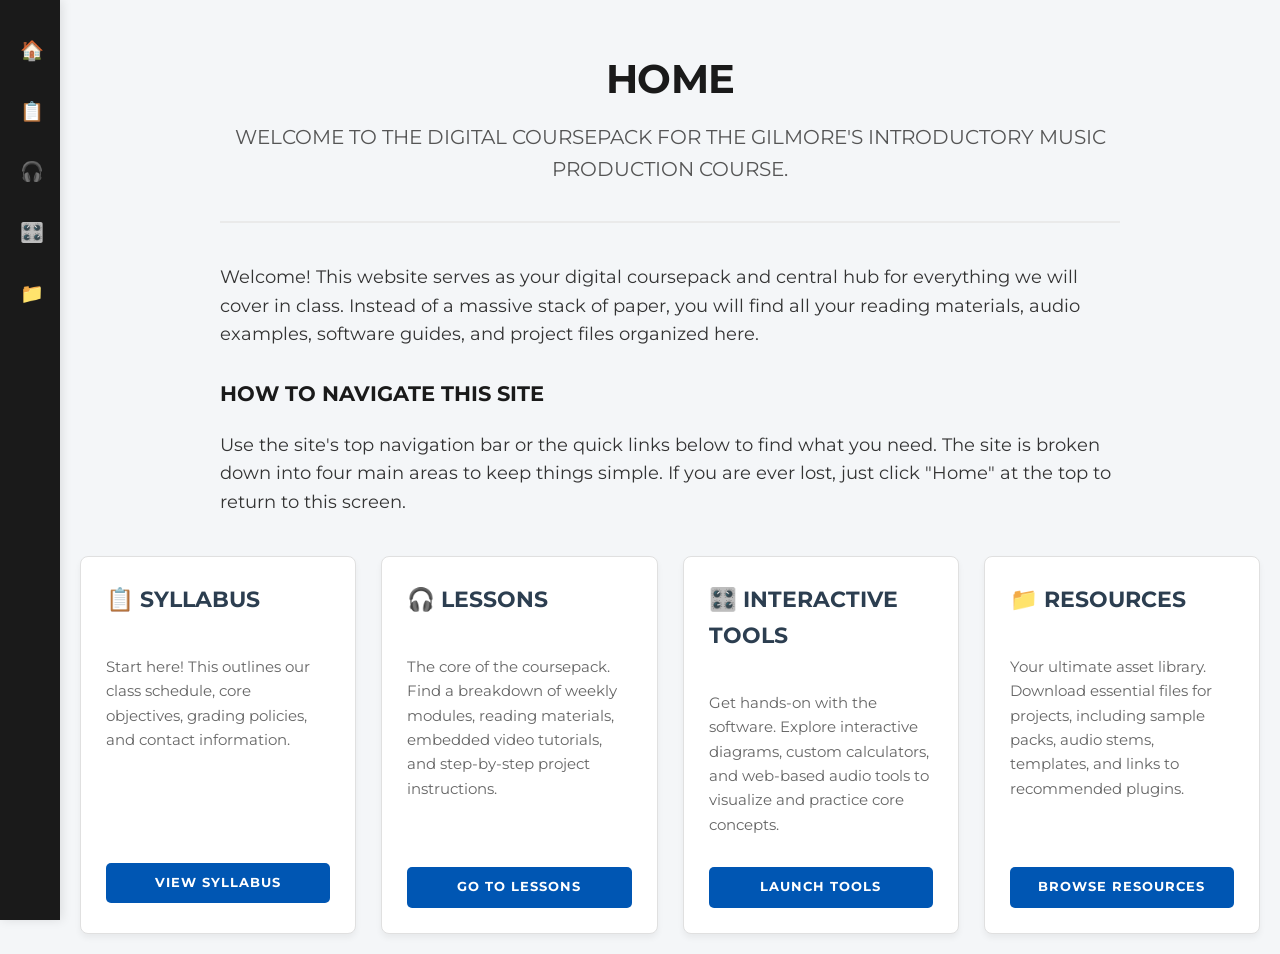
<file: index.html>
<!DOCTYPE html>
<html lang="en">
<head>
  <meta charset="UTF-8">
  <meta name="viewport" content="width=device-width, initial-scale=1.0">
  <title>Music Production Course Pack | Home</title>
  
  <link rel="stylesheet" href="style.css">
</head>
<body>

  <nav class="sidebar">
    <a href="index.html">
      <span class="sidebar-icon">🏠</span>
      <span class="sidebar-text">Home</span>
    </a>
    
    <div class="sidebar-dropdown">
      <a href="syllabus.html">
        <span class="sidebar-icon">📋</span>
        <span class="sidebar-text">Syllabus ▾</span>
      </a>
      <div class="sidebar-dropdown-menu">
        <a href="syllabus.html?session=tue">
          <span class="sidebar-text">Tue 5:00 PM</span>
        </a>
        <a href="syllabus.html?session=wed">
          <span class="sidebar-text">Wed 6:30 PM</span>
        </a>
      </div>
    </div>

    <a href="lessons.html">
      <span class="sidebar-icon">🎧</span>
      <span class="sidebar-text">Lessons</span>
    </a>
    <a href="tools.html">
      <span class="sidebar-icon">🎛️</span>
      <span class="sidebar-text">Tools</span>
    </a>
    <a href="resources.html">
      <span class="sidebar-icon">📁</span>
      <span class="sidebar-text">Resources</span>
    </a>
  </nav>

  <div class="home-container">
    <div class="header-section">
      <h1>HOME</h1>
      <h2>Welcome to the Digital Coursepack for the Gilmore's Introductory Music Production Course.</h2>
    </div>

    <div class="intro-text">
      <p>Welcome! This website serves as your digital coursepack and central hub for everything we will cover in class. Instead of a massive stack of paper, you will find all your reading materials, audio examples, software guides, and project files organized here.</p>
      
      <h3>HOW TO NAVIGATE THIS SITE</h3>
      <p>Use the site's top navigation bar or the quick links below to find what you need. The site is broken down into four main areas to keep things simple. If you are ever lost, just click "Home" at the top to return to this screen.</p>
    </div>

    <div class="grid-container">
      
      <div class="card">
        <h3>📋 SYLLABUS</h3>
        <p>Start here! This outlines our class schedule, core objectives, grading policies, and contact information.</p>
        
        <div class="syllabus-btn-container">
          <div class="card-btn main-btn">View Syllabus</div>
          <div class="split-btns">
            <a href="syllabus.html?session=tue" class="card-btn">Tue 5:00 PM</a>
            <a href="syllabus.html?session=wed" class="card-btn">Wed 6:30 PM</a>
          </div>
        </div>
      </div>

      <div class="card">
        <h3>🎧 LESSONS</h3>
        <p>The core of the coursepack. Find a breakdown of weekly modules, reading materials, embedded video tutorials, and step-by-step project instructions.</p>
        <a href="lessons.html" class="card-btn">Go to Lessons</a>
      </div>

      <div class="card">
        <h3>🎛️ INTERACTIVE TOOLS</h3>
        <p>Get hands-on with the software. Explore interactive diagrams, custom calculators, and web-based audio tools to visualize and practice core concepts.</p>
        <a href="tools.html" class="card-btn">Launch Tools</a>
      </div>

      <div class="card">
        <h3>📁 RESOURCES</h3>
        <p>Your ultimate asset library. Download essential files for projects, including sample packs, audio stems, templates, and links to recommended plugins.</p>
        <a href="resources.html" class="card-btn">Browse Resources</a>
      </div>

    </div>
  </div>

</body>
</html>
</file>
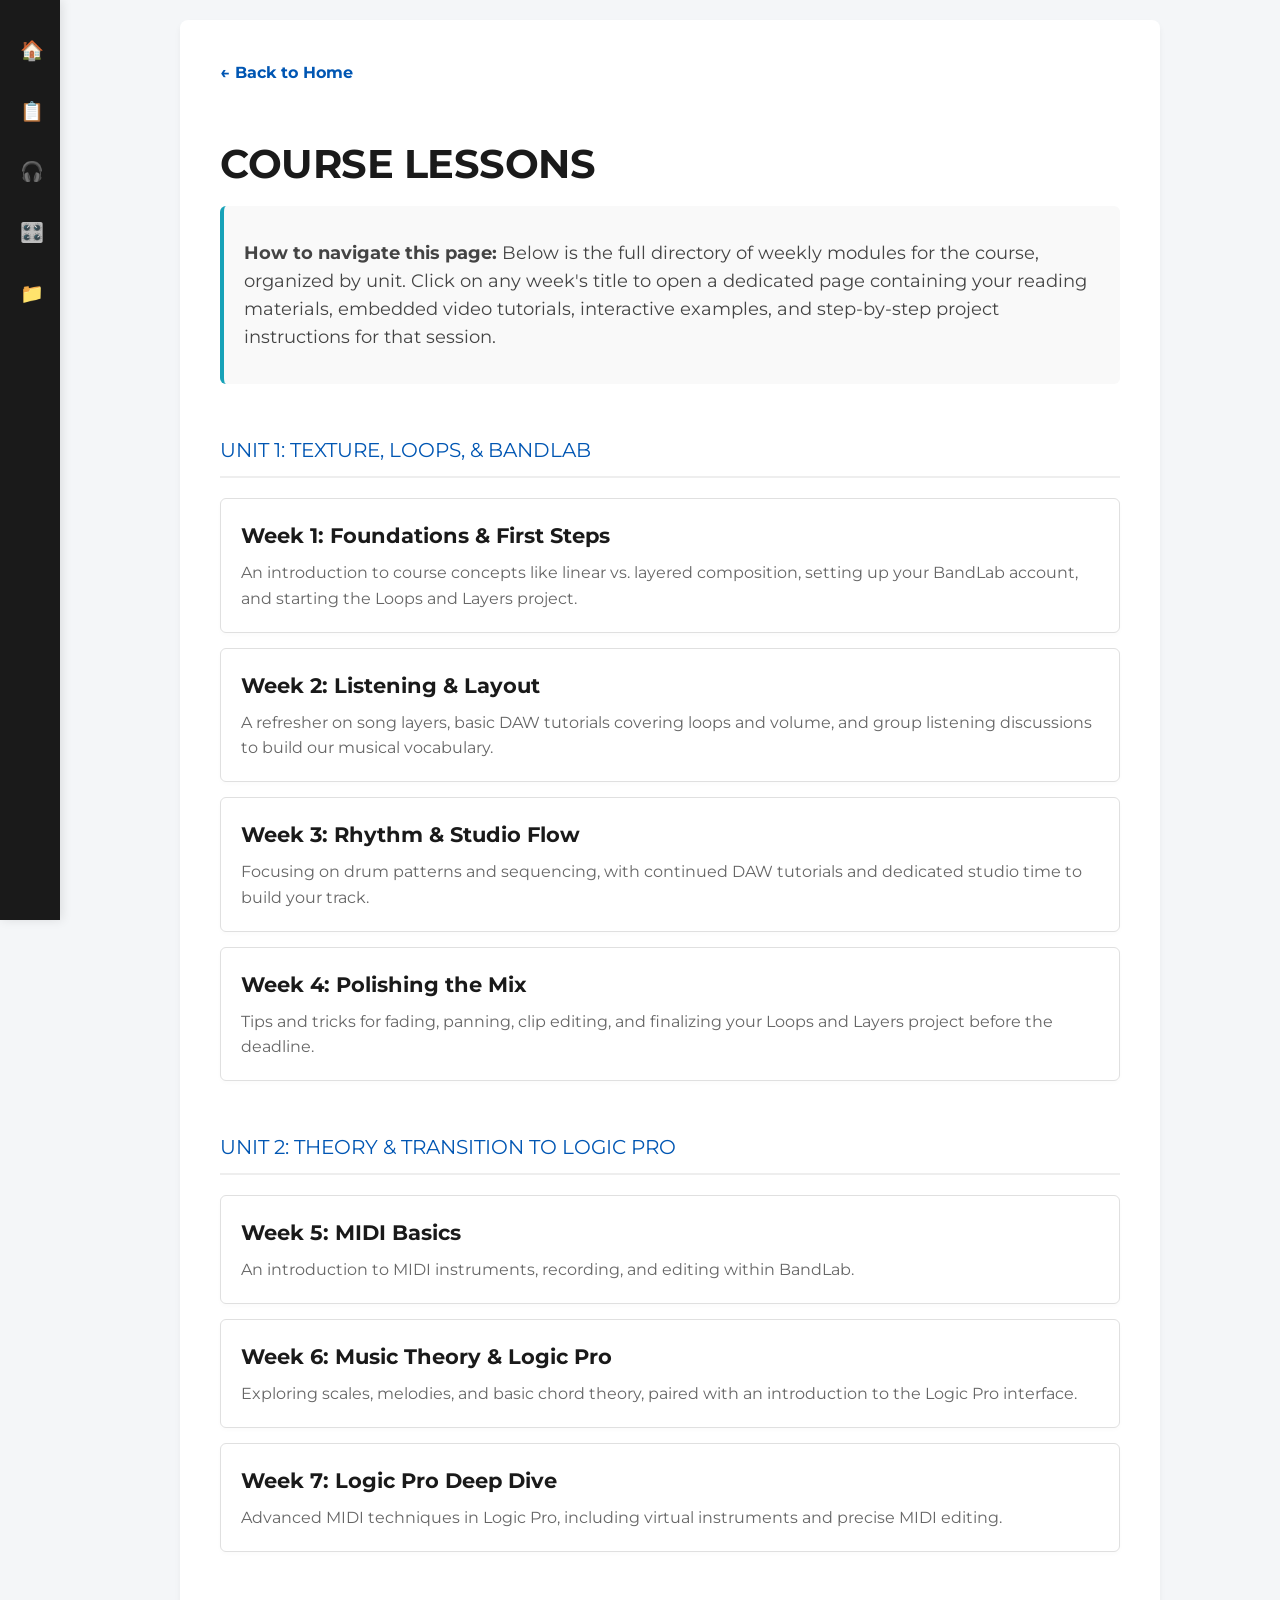
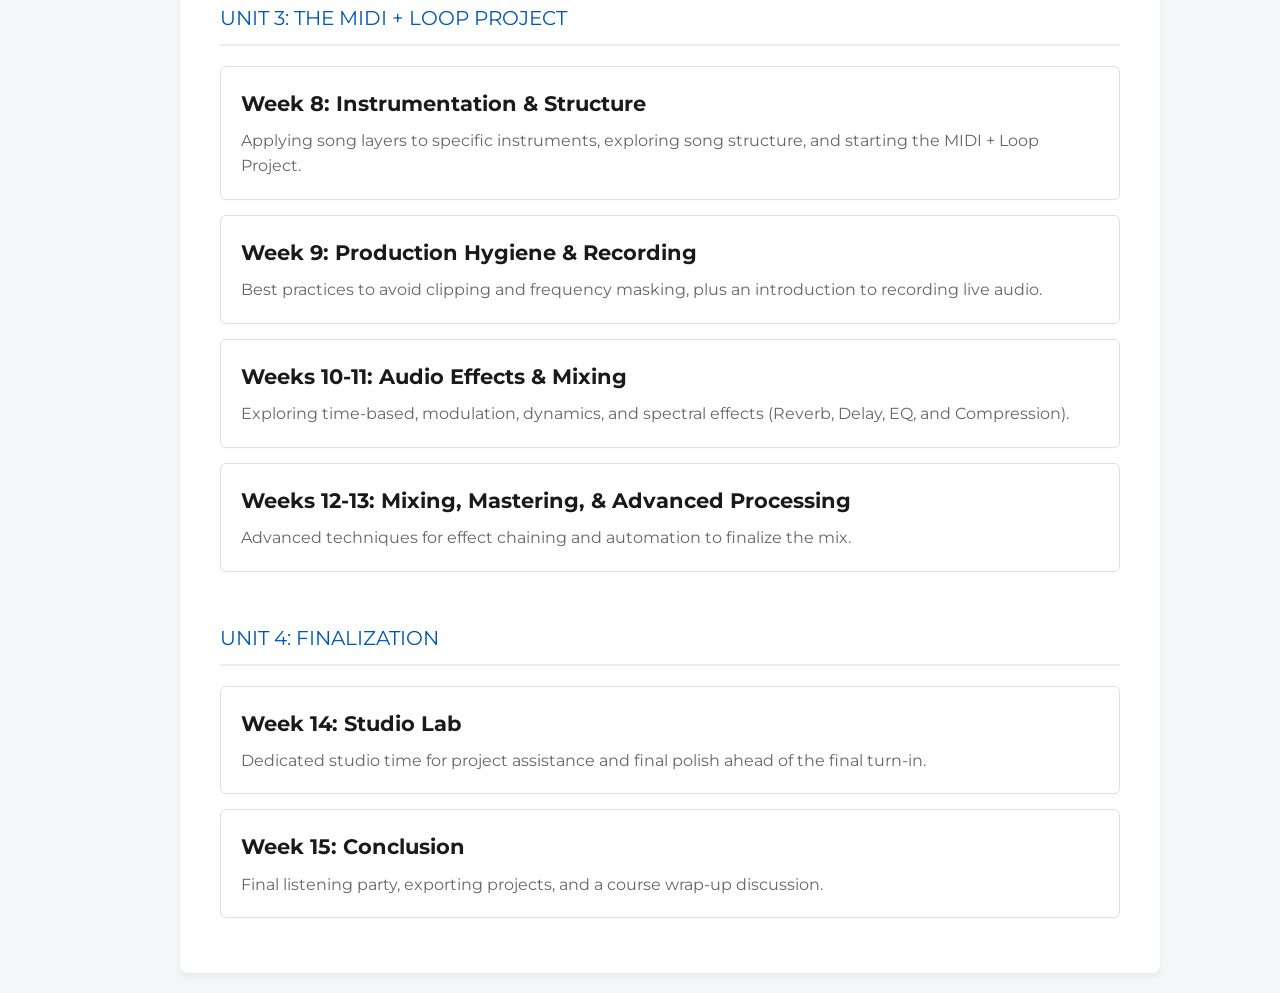
<file: lessons.html>
<!DOCTYPE html>
<html lang="en">
<head>
  <meta charset="UTF-8">
  <meta name="viewport" content="width=device-width, initial-scale=1.0">
  <title>Course Lessons | Music Production</title>
  
  <link rel="stylesheet" href="style.css">

  <style>
    /* Lessons Directory Specific Styles */
    .container {
      max-width: 900px; 
      margin: 0 auto;
      background: white;
      padding: 40px;
      border-radius: 8px;
      box-shadow: 0 4px 6px rgba(0,0,0,0.05);
    }
    .back-btn {
      display: inline-block;
      margin-bottom: 20px;
      text-decoration: none;
      color: #0056b3;
      font-weight: bold;
    }
    .back-btn:hover { text-decoration: underline; }
    
    .intro-blurb {
      font-size: 1.1rem;
      color: #444;
      margin-bottom: 40px;
      background-color: #f9f9f9;
      padding: 15px 20px;
      border-radius: 6px;
      border-left: 4px solid #17a2b8;
    }

    /* Unit Headers Specific to Lessons/Syllabus */
    h2 {
      color: #0056b3;
      border-bottom: 2px solid #eee;
      padding-bottom: 10px;
      margin-top: 50px;
      margin-bottom: 20px;
    }

    /* Lesson Cards */
    .lesson-card {
      background-color: #fff;
      border: 1px solid #e0e0e0;
      border-radius: 6px;
      padding: 20px;
      margin-bottom: 15px;
      box-shadow: 0 2px 4px rgba(0,0,0,0.02);
      transition: transform 0.2s ease, box-shadow 0.2s ease;
    }
    .lesson-card:hover {
      transform: translateY(-2px);
      box-shadow: 0 6px 12px rgba(0,0,0,0.08);
      border-color: #d0d0d0;
    }
    
    .lesson-title {
      margin: 0 0 8px 0;
      font-size: 1.3rem;
      text-transform: none; /* Overrides the master sheet so titles are readable */
    }
    .lesson-title a {
      color: #1a1a1a;
      text-decoration: none;
      display: inline-block;
    }
    
    /* Adds a subtle arrow animation on hover */
    .lesson-title a::after {
      content: ' →';
      opacity: 0;
      transition: opacity 0.2s, transform 0.2s;
      display: inline-block;
      transform: translateX(-5px);
    }
    .lesson-title a:hover {
      color: #0056b3;
    }
    .lesson-title a:hover::after {
      opacity: 1;
      transform: translateX(5px);
    }

    .lesson-desc {
      margin: 0;
      color: #666;
      font-size: 1rem;
    }
  </style>
</head>
<body>
  
    <nav class="sidebar">
    <a href="index.html">
      <span class="sidebar-icon">🏠</span>
      <span class="sidebar-text">Home</span>
    </a>
    
    <div class="sidebar-dropdown">
      <a href="syllabus.html">
        <span class="sidebar-icon">📋</span>
        <span class="sidebar-text">Syllabus ▾</span>
      </a>
      <div class="sidebar-dropdown-menu">
        <a href="syllabus.html?session=tue">
          <span class="sidebar-text">Tue 5:00 PM</span>
        </a>
        <a href="syllabus.html?session=wed">
          <span class="sidebar-text">Wed 6:30 PM</span>
        </a>
      </div>
    </div>

    <a href="lessons.html">
      <span class="sidebar-icon">🎧</span>
      <span class="sidebar-text">Lessons</span>
    </a>
    <a href="tools.html">
      <span class="sidebar-icon">🎛️</span>
      <span class="sidebar-text">Tools</span>
    </a>
    <a href="resources.html">
      <span class="sidebar-icon">📁</span>
      <span class="sidebar-text">Resources</span>
    </a>
  </nav>

  <div class="container">
    <a href="index.html" class="back-btn">← Back to Home</a>
    
    <h1>Course Lessons</h1>
    
    <div class="intro-blurb">
      <p><strong>How to navigate this page:</strong> Below is the full directory of weekly modules for the course, organized by unit. Click on any week's title to open a dedicated page containing your reading materials, embedded video tutorials, interactive examples, and step-by-step project instructions for that session.</p>
    </div>

    <h2>Unit 1: Texture, Loops, & BandLab</h2>
    
    <div class="lesson-card">
      <h3 class="lesson-title"><a href="lesson-1.html">Week 1: Foundations & First Steps</a></h3>
      <p class="lesson-desc">An introduction to course concepts like linear vs. layered composition, setting up your BandLab account, and starting the Loops and Layers project.</p>
    </div>

    <div class="lesson-card">
      <h3 class="lesson-title"><a href="lesson-2.html">Week 2: Listening & Layout</a></h3>
      <p class="lesson-desc">A refresher on song layers, basic DAW tutorials covering loops and volume, and group listening discussions to build our musical vocabulary.</p>
    </div>

    <div class="lesson-card">
      <h3 class="lesson-title"><a href="lesson-3.html">Week 3: Rhythm & Studio Flow</a></h3>
      <p class="lesson-desc">Focusing on drum patterns and sequencing, with continued DAW tutorials and dedicated studio time to build your track.</p>
    </div>

    <div class="lesson-card">
      <h3 class="lesson-title"><a href="lesson-4.html">Week 4: Polishing the Mix</a></h3>
      <p class="lesson-desc">Tips and tricks for fading, panning, clip editing, and finalizing your Loops and Layers project before the deadline.</p>
    </div>

    <h2>Unit 2: Theory & Transition to Logic Pro</h2>
    
    <div class="lesson-card">
      <h3 class="lesson-title"><a href="lesson-5.html">Week 5: MIDI Basics</a></h3>
      <p class="lesson-desc">An introduction to MIDI instruments, recording, and editing within BandLab.</p>
    </div>

    <div class="lesson-card">
      <h3 class="lesson-title"><a href="lesson-6.html">Week 6: Music Theory & Logic Pro</a></h3>
      <p class="lesson-desc">Exploring scales, melodies, and basic chord theory, paired with an introduction to the Logic Pro interface.</p>
    </div>

    <div class="lesson-card">
      <h3 class="lesson-title"><a href="lesson-7.html">Week 7: Logic Pro Deep Dive</a></h3>
      <p class="lesson-desc">Advanced MIDI techniques in Logic Pro, including virtual instruments and precise MIDI editing.</p>
    </div>

    <h2>Unit 3: The MIDI + Loop Project</h2>

    <div class="lesson-card">
      <h3 class="lesson-title"><a href="lesson-8.html">Week 8: Instrumentation & Structure</a></h3>
      <p class="lesson-desc">Applying song layers to specific instruments, exploring song structure, and starting the MIDI + Loop Project.</p>
    </div>

    <div class="lesson-card">
      <h3 class="lesson-title"><a href="lesson-9.html">Week 9: Production Hygiene & Recording</a></h3>
      <p class="lesson-desc">Best practices to avoid clipping and frequency masking, plus an introduction to recording live audio.</p>
    </div>

    <div class="lesson-card">
      <h3 class="lesson-title"><a href="lesson-10-11.html">Weeks 10-11: Audio Effects & Mixing</a></h3>
      <p class="lesson-desc">Exploring time-based, modulation, dynamics, and spectral effects (Reverb, Delay, EQ, and Compression).</p>
    </div>

    <div class="lesson-card">
      <h3 class="lesson-title"><a href="lesson-12-13.html">Weeks 12-13: Mixing, Mastering, & Advanced Processing</a></h3>
      <p class="lesson-desc">Advanced techniques for effect chaining and automation to finalize the mix.</p>
    </div>

    <h2>Unit 4: Finalization</h2>

    <div class="lesson-card">
      <h3 class="lesson-title"><a href="lesson-14.html">Week 14: Studio Lab</a></h3>
      <p class="lesson-desc">Dedicated studio time for project assistance and final polish ahead of the final turn-in.</p>
    </div>

    <div class="lesson-card">
      <h3 class="lesson-title"><a href="lesson-15.html">Week 15: Conclusion</a></h3>
      <p class="lesson-desc">Final listening party, exporting projects, and a course wrap-up discussion.</p>
    </div>

  </div>

</body>
</html>
</file>
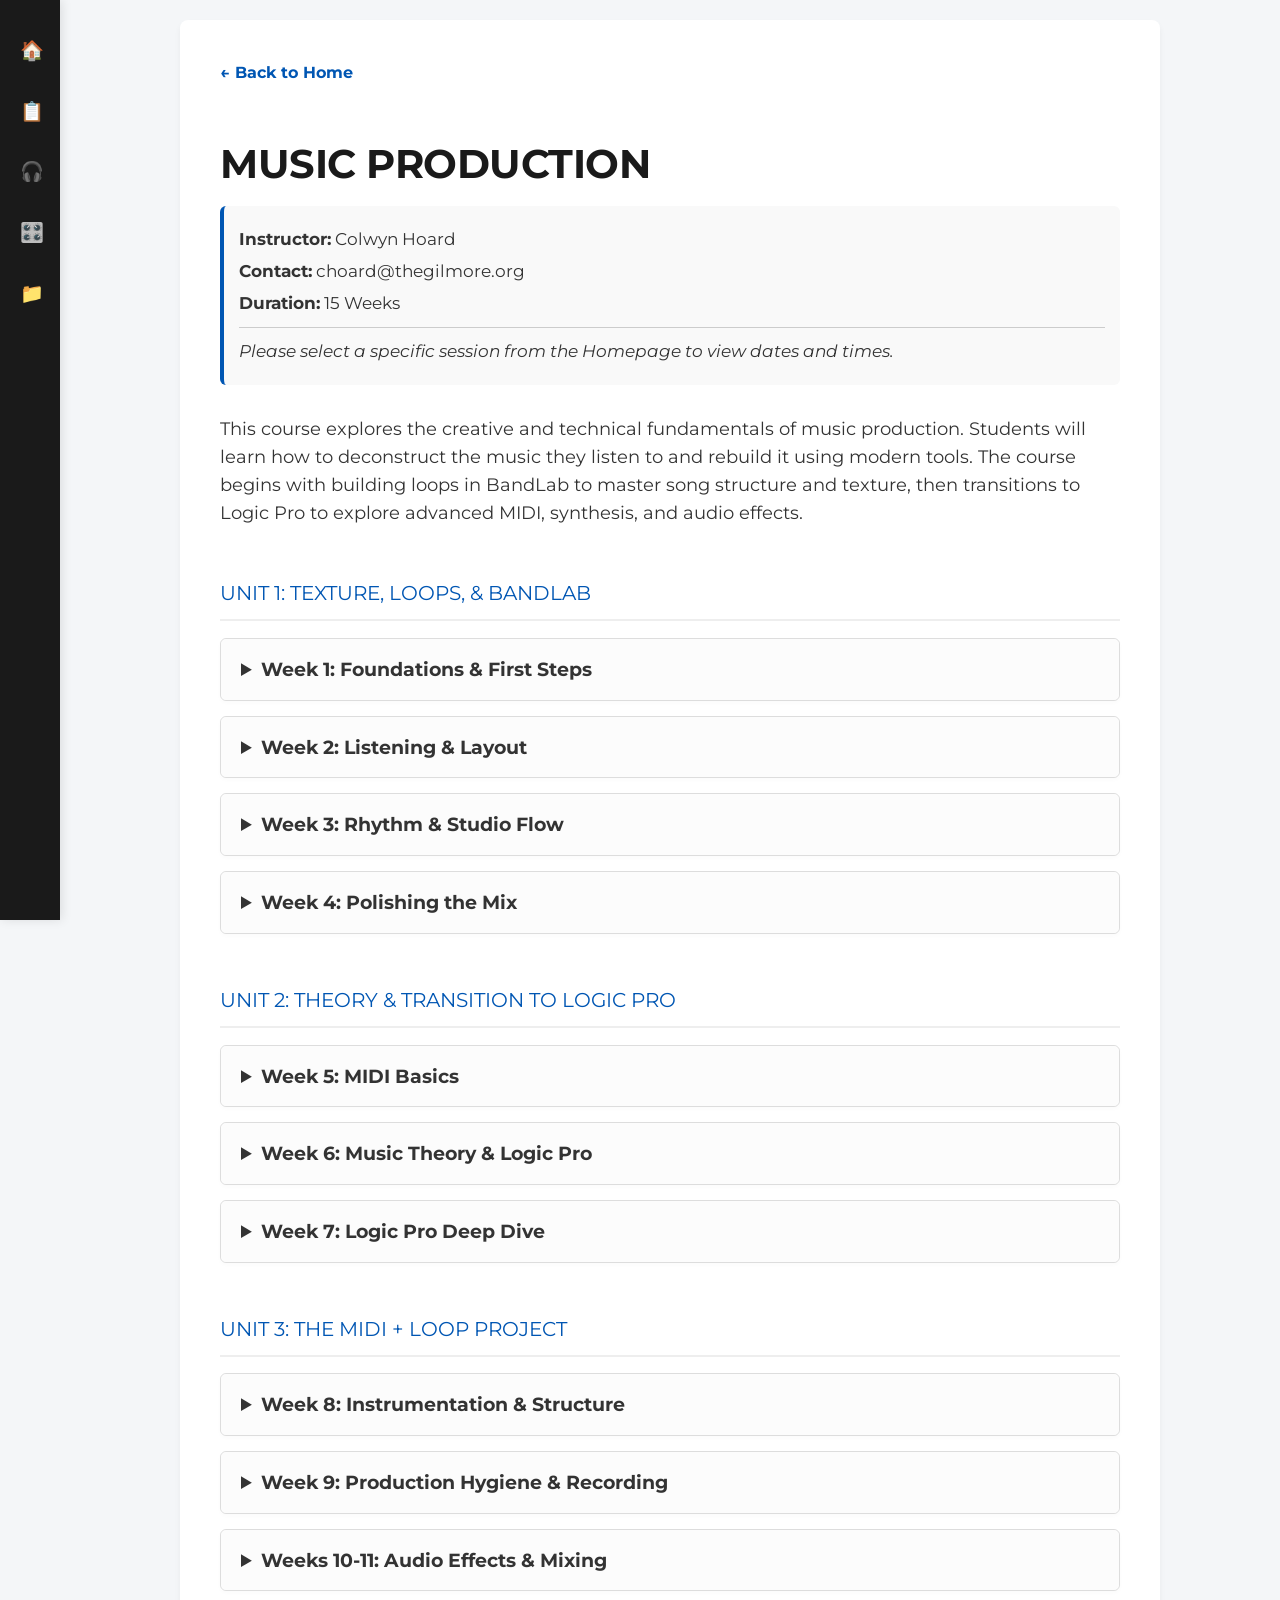
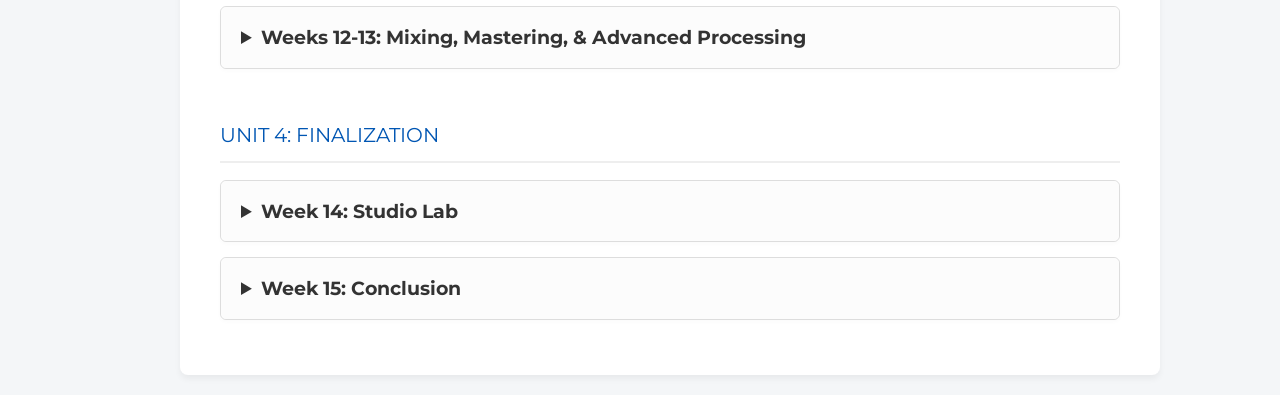
<file: syllabus.html>
<!DOCTYPE html>
<html lang="en">
<head>
  <meta charset="UTF-8">
  <meta name="viewport" content="width=device-width, initial-scale=1.0">
  <title>Course Syllabus | Music Production</title>
  
  <link rel="stylesheet" href="style.css">

  <style>
    /* Syllabus-Specific Layout Styles */
    .container {
      max-width: 900px; 
      margin: 0 auto;
      background: white;
      padding: 40px;
      border-radius: 8px;
      box-shadow: 0 4px 6px rgba(0,0,0,0.05);
    }
    .back-btn {
      display: inline-block;
      margin-bottom: 20px;
      text-decoration: none;
      color: #0056b3;
      font-weight: bold;
    }
    .back-btn:hover { text-decoration: underline; }
    
    /* Header & Intro Section */
    .course-meta {
      background: #f9f9f9;
      padding: 15px;
      border-radius: 6px;
      border-left: 4px solid #0056b3;
      margin-bottom: 30px;
    }
    .course-meta p { margin: 5px 0; font-size: 1.05rem;}
    .course-description { font-size: 1.1rem; margin-bottom: 40px; }

    /* Unit Headers */
    h2 { color: #0056b3; border-bottom: 2px solid #eee; padding-bottom: 10px; margin-top: 50px; }

    /* Accordion (Weekly Dropdowns) */
    details {
      background-color: #fff;
      border: 1px solid #ddd;
      border-radius: 6px;
      margin-bottom: 15px;
      box-shadow: 0 2px 4px rgba(0,0,0,0.02);
    }
    summary {
      font-size: 1.2rem;
      font-weight: bold;
      padding: 15px 20px;
      cursor: pointer;
      background-color: #fcfcfc;
      border-radius: 6px;
      transition: background-color 0.2s;
    }
    summary:hover { background-color: #f1f1f1; }
    .week-content { padding: 15px 20px 20px 20px; }
    .week-content p { margin: 10px 0; }
    
    /* The dynamically injected date */
    .dynamic-date {
      color: #666;
      font-weight: normal;
      font-size: 1.05rem;
      margin-left: 10px;
      text-transform: none; /* Prevents the date from becoming uppercase like the headings */
    }

    /* Category Badges */
    .badge {
      display: inline-block;
      padding: 3px 8px;
      border-radius: 4px;
      font-size: 0.85rem;
      font-weight: bold;
      margin-right: 8px;
      color: white;
    }
    .badge.topic { background-color: #6c757d; }
    .badge.activity { background-color: #17a2b8; }
    .badge.daw { background-color: #6f42c1; }
    .badge.project { background-color: #28a745; }
    .badge.deadline { background-color: #dc3545; }
    .badge.theory { background-color: #fd7e14; }
  </style>
</head>
<body>

<nav class="sidebar">
    <a href="index.html">
      <span class="sidebar-icon">🏠</span>
      <span class="sidebar-text">Home</span>
    </a>
    
    <div class="sidebar-dropdown">
      <a href="syllabus.html">
        <span class="sidebar-icon">📋</span>
        <span class="sidebar-text">Syllabus ▾</span>
      </a>
      <div class="sidebar-dropdown-menu">
        <a href="syllabus.html?session=tue">
          <span class="sidebar-text">Tue 5:00 PM</span>
        </a>
        <a href="syllabus.html?session=wed">
          <span class="sidebar-text">Wed 6:30 PM</span>
        </a>
      </div>
    </div>

    <a href="lessons.html">
      <span class="sidebar-icon">🎧</span>
      <span class="sidebar-text">Lessons</span>
    </a>
    <a href="tools.html">
      <span class="sidebar-icon">🎛️</span>
      <span class="sidebar-text">Tools</span>
    </a>
    <a href="resources.html">
      <span class="sidebar-icon">📁</span>
      <span class="sidebar-text">Resources</span>
    </a>
  </nav>

  <div class="container">
    <a href="index.html" class="back-btn">← Back to Home</a>
    
    <h1>Music Production</h1>
    
    <div class="course-meta" id="dynamic-meta">
      <p><strong>Instructor:</strong> Colwyn Hoard</p>
      <p><strong>Contact:</strong> choard@thegilmore.org</p>
      <p><strong>Duration:</strong> 15 Weeks</p>
      <hr style="border:0; border-top:1px solid #ccc; margin: 10px 0;">
      <p><em>Please select a specific session from the Homepage to view dates and times.</em></p>
    </div>

    <div class="course-description">
      <p>This course explores the creative and technical fundamentals of music production. Students will learn how to deconstruct the music they listen to and rebuild it using modern tools. The course begins with building loops in BandLab to master song structure and texture, then transitions to Logic Pro to explore advanced MIDI, synthesis, and audio effects.</p>
    </div>

    <h2>Unit 1: Texture, Loops, & BandLab</h2>
    
    <details>
      <summary>Week 1: Foundations & First Steps<span class="dynamic-date" id="date-1"></span></summary>
      <div class="week-content">
        <p><span class="badge topic">Topics</span> What is Music?; Linear vs. Layers; Structure vs. Texture; Juxtaposition vs. Superimposition.</p>
        <p><span class="badge activity">Activities</span> Lab Expectations; Setting up BandLab accounts; Personal Info Form.</p>
        <p><span class="badge project">Project</span> Start Loops and Layers Project (BandLab).</p>
      </div>
    </details>

    <details>
      <summary>Week 2: Listening & Layout<span class="dynamic-date" id="date-2"></span></summary>
      <div class="week-content">
        <p><span class="badge topic">Topics</span> Refresher on Song Layers; Talking about Music (Language & Terminology).</p>
        <p><span class="badge daw">DAW Skills</span> Intro to DAWs; Tutorial on Loops (Moving, Volume, Looping).</p>
        <p><span class="badge activity">Activities</span> Song Recreation Activity; Group Listening Party (Discussion).</p>
        <p><span class="badge project">Project</span> Continue Loops and Layers Project.</p>
      </div>
    </details>

    <details>
      <summary>Week 3: Rhythm & Studio Flow<span class="dynamic-date" id="date-3"></span></summary>
      <div class="week-content">
        <p><span class="badge topic">Topics</span> Drum Patterns & Sequencing.</p>
        <p><span class="badge daw">DAW Skills</span> Continued DAW Tutorial (Loop focus).</p>
        <p><span class="badge activity">Activities</span> Studio Time Focus.</p>
        <p><span class="badge project">Project</span> Continue Loops and Layers Project.</p>
      </div>
    </details>

    <details>
      <summary>Week 4: Polishing the Mix<span class="dynamic-date" id="date-4"></span></summary>
      <div class="week-content">
        <p><span class="badge topic">Topics</span> Tips & Tricks (Fading, Panning, Balance); Automation (Volume/Pan); Clip Editing (Speed, Pitch Shift, Reverse, Cutting); Making satisfying transitions.</p>
        <p><span class="badge activity">Activities</span> Studio Time Focus.</p>
        <p><span class="badge deadline">Deadline</span> Finish Loops and Layers Project.</p>
      </div>
    </details>

    <h2>Unit 2: Theory & Transition to Logic Pro</h2>
    
    <details>
      <summary>Week 5: MIDI Basics<span class="dynamic-date" id="date-5"></span></summary>
      <div class="week-content">
        <p><span class="badge daw">DAW Skills</span> Introduction to MIDI in BandLab (Instruments, Recording, Editing).</p>
        <p><span class="badge activity">Activities</span> Group Listening: Genre Loop Projects.</p>
        <p><span class="badge project">Project</span> Group Listening Party (Discussion).</p>
      </div>
    </details>

    <details>
      <summary>Week 6: Music Theory & Logic Pro<span class="dynamic-date" id="date-6"></span></summary>
      <div class="week-content">
        <p><span class="badge theory">Theory</span> Scales (Major/Minor); What is a Melody?; Harmonic Progressions (Basic Chord Theory).</p>
        <p><span class="badge daw">DAW Skills</span> Introduction to Logic Pro; Basic Logic Tutorial.</p>
        <p><span class="badge activity">Activities</span> Harmony Demo; Progression Demo; Group Keyboard Activity.</p>
      </div>
    </details>

    <details>
      <summary>Week 7: Logic Pro Deep Dive<span class="dynamic-date" id="date-7"></span></summary>
      <div class="week-content">
        <p><span class="badge daw">DAW Skills</span> MIDI in Logic Pro (Virtual Instruments, Recording, Editing).</p>
        <p><span class="badge activity">Activities</span> Exploration Time (MIDI).</p>
      </div>
    </details>

    <h2>Unit 3: The MIDI + Loop Project</h2>

    <details>
      <summary>Week 8: Instrumentation & Structure<span class="dynamic-date" id="date-8"></span></summary>
      <div class="week-content">
        <p><span class="badge topic">Topics</span> Song Layers related to Instruments; Song Structure (Generic vs. Specific, Revisit Layers vs. Linear).</p>
        <p><span class="badge project">Project</span> Start MIDI + Loop Project.</p>
      </div>
    </details>

    <details>
      <summary>Week 9: Production Hygiene & Recording<span class="dynamic-date" id="date-9"></span></summary>
      <div class="week-content">
        <p><span class="badge topic">Topics</span> Things to avoid (Clipping, Over-density, Frequency masking); Introduction to Recording Audio.</p>
        <p><span class="badge project">Project</span> Continue MIDI + Loop Project (Recording assistance available).</p>
      </div>
    </details>

    <details>
      <summary>Weeks 10-11: Audio Effects & Mixing<span class="dynamic-date" id="date-10"></span></summary>
      <div class="week-content">
        <p><span class="badge topic">Topics</span> Time-based (Delay, Reverb); Modulation (Chorus, Flanger); Dynamics (Compression); Spectral (EQ, Filter).</p>
        <p><span class="badge project">Project</span> Continue MIDI + Loop Project (Recording assistance available).</p>
      </div>
    </details>

    <details>
      <summary>Weeks 12-13: Mixing, Mastering, & Advanced Processing<span class="dynamic-date" id="date-12"></span></summary>
      <div class="week-content">
        <p><span class="badge topic">Topics</span> Chaining Effects; Automation of Effects parameters.</p>
        <p><span class="badge project">Project</span> Continue MIDI + Loop Project.</p>
        <p><span class="badge deadline">Deadline</span> Optional Early Turn-in.</p>
      </div>
    </details>

    <h2>Unit 4: Finalization</h2>

    <details>
      <summary>Week 14: Studio Lab<span class="dynamic-date" id="date-14"></span></summary>
      <div class="week-content">
        <p><span class="badge activity">Activities</span> Assist Student Projects; Final Polish.</p>
        <p><span class="badge deadline">Deadline</span> Final Turn-in: MIDI + Loop Project.</p>
      </div>
    </details>

    <details>
      <summary>Week 15: Conclusion<span class="dynamic-date" id="date-15"></span></summary>
      <div class="week-content">
        <p><span class="badge activity">Activities</span> Final Listening Party and Discussion; Exporting projects off iMacs. Final Free Studio Time.</p>
      </div>
    </details>

  </div>

  <script>
    // 1. Session Meta Box Logic
    const urlParams = new URLSearchParams(window.location.search);
    const session = urlParams.get('session');
    const metaBox = document.getElementById('dynamic-meta');

    const baseInfo = `
      <p><strong>Instructor:</strong> Colwyn Hoard</p>
      <p><strong>Contact:</strong> choard@thegilmore.org</p>
      <p><strong>Duration:</strong> 15 Weeks</p>
      <hr style="border:0; border-top:1px solid #ccc; margin: 10px 0;">
    `;

    if (session === 'tue') {
      metaBox.innerHTML = baseInfo + `
        <p><strong>Session:</strong> Tuesdays</p>
        <p><strong>Time:</strong> 5:00 PM - 6:30 PM</p>
      `;
    } else if (session === 'wed') {
      metaBox.innerHTML = baseInfo + `
        <p><strong>Session:</strong> Wednesdays</p>
        <p><strong>Time:</strong> 6:30 PM - 8:00 PM</p>
      `;
    }

    // 2. Google Sheets CSV Fetch Logic
    const csvUrl = 'https://docs.google.com/spreadsheets/d/e/2PACX-1vSbcB07uz0WhFY8ap0PICUkw94arNX7JBHVkD_qezcD4OXnZmUXfv-kIzA2_Zc0OgMPzbXazGbTjZrm/pub?gid=0&single=true&output=csv'; 

    if (csvUrl !== 'PASTE_YOUR_CSV_LINK_HERE') {
      fetch(csvUrl)
        .then(response => response.text())
        .then(data => {
          const rows = data.split('\n');
          // Start at 1 to skip the header row
          for (let i = 1; i < rows.length; i++) {
            // Use a simple split by comma, handles basic CSVs without quoted commas
            const cols = rows[i].split(','); 
            if (cols.length >= 2) {
              const weekNum = cols[0] ? cols[0].trim() : '';
              let dateStr = '';
              let noteStr = '';
              
              if (session === 'tue') {
                  dateStr = cols[1] ? cols[1].trim() : '';
                  noteStr = cols[2] ? cols[2].trim() : '';
              } else if (session === 'wed') {
                  dateStr = cols[3] ? cols[3].trim() : '';
                  noteStr = cols[4] ? cols[4].trim() : '';
              } else {
                  // Fallback if no session selected, default to Tuesday
                  dateStr = cols[1] ? cols[1].trim() : '';
                  noteStr = cols[2] ? cols[2].trim() : '';
              }
              
              const dateElement = document.getElementById('date-' + weekNum);
              if (dateElement && dateStr) {
                  let displayText = ' • ' + dateStr;
                  if (noteStr) displayText += ' [' + noteStr + ']';
                  dateElement.textContent = displayText;
                  
                  if (noteStr.toLowerCase().includes('cancel')) {
                      dateElement.style.color = '#dc3545';
                      dateElement.style.fontWeight = 'bold';
                  }
              }
            }
          }
        })
        .catch(error => console.error('Error fetching schedule:', error));
    }
  </script>
</body>
</html>
</file>
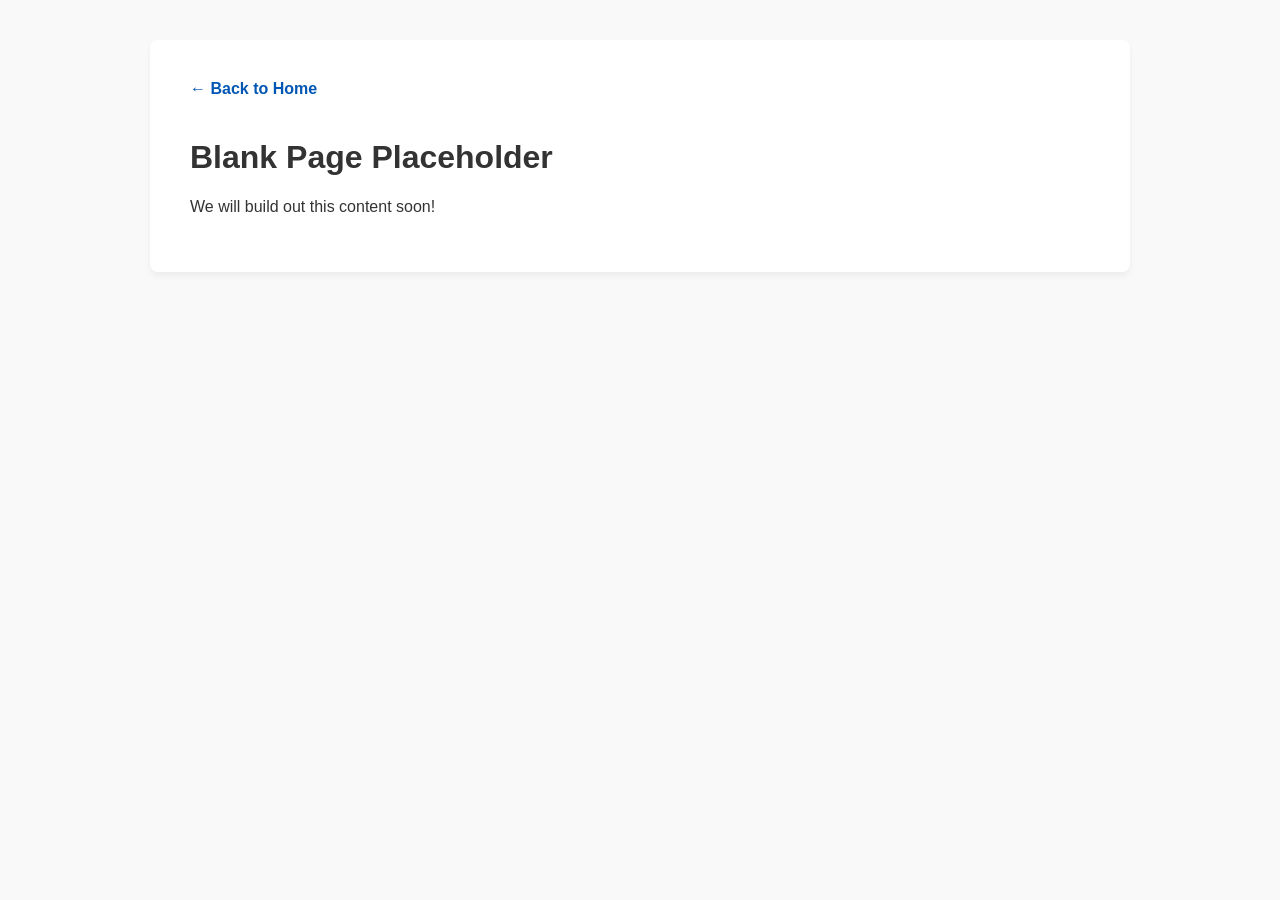
<file: tools.html>
<!DOCTYPE html>
<html lang="en">
<head>
  <meta charset="UTF-8">
  <meta name="viewport" content="width=device-width, initial-scale=1.0">
  <title>Course Page</title>
  <style>
    body {
      font-family: 'Segoe UI', Roboto, Helvetica, Arial, sans-serif;
      margin: 0;
      padding: 40px;
      background-color: #f9f9f9;
      color: #333;
    }
    .container {
      max-width: 900px;
      margin: 0 auto;
      background: white;
      padding: 40px;
      border-radius: 8px;
      box-shadow: 0 4px 6px rgba(0,0,0,0.05);
    }
    /* A simple back button to get home */
    .back-btn {
      display: inline-block;
      margin-bottom: 20px;
      text-decoration: none;
      color: #0056b3;
      font-weight: bold;
    }
    .back-btn:hover {
      text-decoration: underline;
    }
  </style>
</head>
<body>

  <div class="container">
    <a href="index.html" class="back-btn">← Back to Home</a>
    
    <h1>Blank Page Placeholder</h1>
    <p>We will build out this content soon!</p>
  </div>

</body>
</html>
</file>
<file: style.css>
/* Import Montserrat (The free "Gotham" alternative) from Google Fonts */
@import url('https://fonts.googleapis.com/css2?family=Montserrat:wght@400;500;700&display=swap');

/* =========================================
   Base Styles & Typography
   ========================================= */
body {
  font-family: 'Gotham', 'Montserrat', 'Segoe UI', Roboto, Helvetica, Arial, sans-serif;
  color: #333;
  line-height: 1.6;
  margin: 0;
  margin-left: 60px; /* Shifts content to make room for the sidebar */
  padding: 20px;
  background-color: #f4f6f8;
}

/* Headlines use the Bold weight (700) for that classic Gotham punch */
h1 { 
  font-size: 2.5rem; 
  color: #1a1a1a; 
  margin-bottom: 10px; 
  font-weight: 700;
  letter-spacing: -0.5px;
  text-transform: uppercase;
}

h2 { 
  font-size: 1.25rem; 
  font-weight: 400; 
  color: #555; 
  margin-top: 0; 
  text-transform: uppercase;
}

/* =========================================
   Layout Containers
   ========================================= */
.home-container {
  max-width: 1300px;
  margin: 0 auto;
}

.header-section, .intro-text {
  max-width: 900px;
  margin-left: auto;
  margin-right: auto;
}

.header-section {
  text-align: center;
  margin-bottom: 40px;
  padding-bottom: 20px;
  border-bottom: 2px solid #eaeaea;
}

.intro-text { 
  font-size: 1.1rem; 
  margin-bottom: 40px; 
}

.intro-text h3 { 
  margin-top: 30px; 
  color: #1a1a1a; 
  font-weight: 700;
  text-transform: uppercase;
}

/* =========================================
   Grid System
   ========================================= */
.grid-container {
  display: grid;
  grid-template-columns: repeat(4, 1fr); 
  gap: 25px;
}

@media (max-width: 1000px) { 
  .grid-container { grid-template-columns: repeat(2, 1fr); } 
}
@media (max-width: 650px) { 
  .grid-container { grid-template-columns: 1fr; } 
}

/* =========================================
   Card Styling
   ========================================= */
.card {
  background: #fff;
  border: 1px solid #e0e0e0;
  border-radius: 8px;
  padding: 25px;
  box-shadow: 0 4px 6px rgba(0,0,0,0.05);
  transition: transform 0.2s ease, box-shadow 0.2s ease;
  display: flex;
  flex-direction: column;
}

.card:hover { 
  transform: translateY(-5px); 
  box-shadow: 0 8px 15px rgba(0,0,0,0.1); 
}

.card h3 { 
  margin-top: 0; 
  font-size: 1.4rem; 
  color: #2c3e50; 
  display: flex; 
  align-items: center; 
  gap: 10px;
  font-weight: 700;
  text-transform: uppercase;
}

.card p { 
  flex-grow: 1; 
  font-size: 0.95rem; 
  color: #666; 
}

/* =========================================
   Buttons
   ========================================= */
.card-btn {
  display: inline-block;
  text-align: center;
  background-color: #0056b3;
  color: #fff;
  text-decoration: none;
  padding: 10px 20px;
  border-radius: 5px;
  font-weight: 700;
  margin-top: 15px;
  transition: background-color 0.2s;
  cursor: pointer;
  text-transform: uppercase; 
  font-size: 0.8rem;
  letter-spacing: 1px;
}

.card-btn:hover { 
  background-color: #004494; 
  color: #fff; 
}

/* =========================================
   Interactive Split Button (Syllabus)
   ========================================= */
.syllabus-btn-container {
  position: relative;
  height: 45px;
  margin-top: 15px;
}

.main-btn {
  width: 100%;
  box-sizing: border-box;
  position: absolute;
  margin-top: 0;
  transition: opacity 0.2s, visibility 0.2s;
}

.split-btns {
  display: flex;
  gap: 10px;
  position: absolute;
  width: 100%;
  opacity: 0;
  visibility: hidden;
  transition: opacity 0.2s, visibility 0.2s;
}

/* Trigger the swap on hover */
.syllabus-btn-container:hover .main-btn {
  opacity: 0;
  visibility: hidden;
}

.syllabus-btn-container:hover .split-btns {
  opacity: 1;
  visibility: visible;
}

.split-btns .card-btn {
  flex: 1;
  margin-top: 0;
  padding: 10px 2px;
  font-size: 0.75rem;
}

/* =========================================
   Sidebar Navigation
   ========================================= */
.sidebar {
  position: fixed;
  top: 0;
  left: 0;
  height: 100vh;
  width: 60px; /* The collapsed width */
  background-color: #1a1a1a; /* Dark Gotham aesthetic */
  transition: width 0.3s ease; /* Smooth expanding animation */
  overflow: hidden;
  z-index: 1000; /* Keeps it on top of all other content */
  display: flex;
  flex-direction: column;
  padding-top: 20px;
  box-shadow: 2px 0 10px rgba(0,0,0,0.1);
}

/* Expand the sidebar when the user hovers over it */
.sidebar:hover {
  width: 220px; 
}

.sidebar a {
  display: flex;
  align-items: center;
  padding: 15px 20px;
  color: #a0a0a0;
  text-decoration: none;
  font-weight: 700;
  transition: color 0.2s, background-color 0.2s;
  white-space: nowrap; /* Prevents text from wrapping when collapsed */
}

.sidebar a:hover {
  color: #ffffff;
  background-color: #333333;
}

.sidebar-icon {
  min-width: 20px; /* Keeps the icons perfectly aligned */
  margin-right: 20px;
  font-size: 1.2rem;
  text-align: center;
}

.sidebar-text {
  font-size: 0.85rem;
  text-transform: uppercase;
  letter-spacing: 1px;
  opacity: 0;
  transition: opacity 0.2s;
}

/* Fades the text in only after the sidebar expands */
.sidebar:hover .sidebar-text {
  opacity: 1;
  transition-delay: 0.1s; 
}

/* =========================================
   Sidebar Dropdown (Syllabus)
   ========================================= */
.sidebar-dropdown {
  position: relative;
}

.sidebar-dropdown-menu {
  max-height: 0;
  overflow: hidden;
  transition: max-height 0.3s ease;
  background-color: #111111; /* Slightly darker to distinguish sub-items */
}

/* Only allow the dropdown to open if the sidebar itself is fully expanded */
.sidebar:hover .sidebar-dropdown:hover .sidebar-dropdown-menu {
  max-height: 120px; 
}

.sidebar-dropdown-menu a {
  padding-left: 55px; /* Indents the text to align perfectly past the icon */
  padding-top: 10px;
  padding-bottom: 10px;
  font-size: 0.8rem;
}

.sidebar-dropdown-menu a:hover {
  background-color: #333333;
}
</file>
